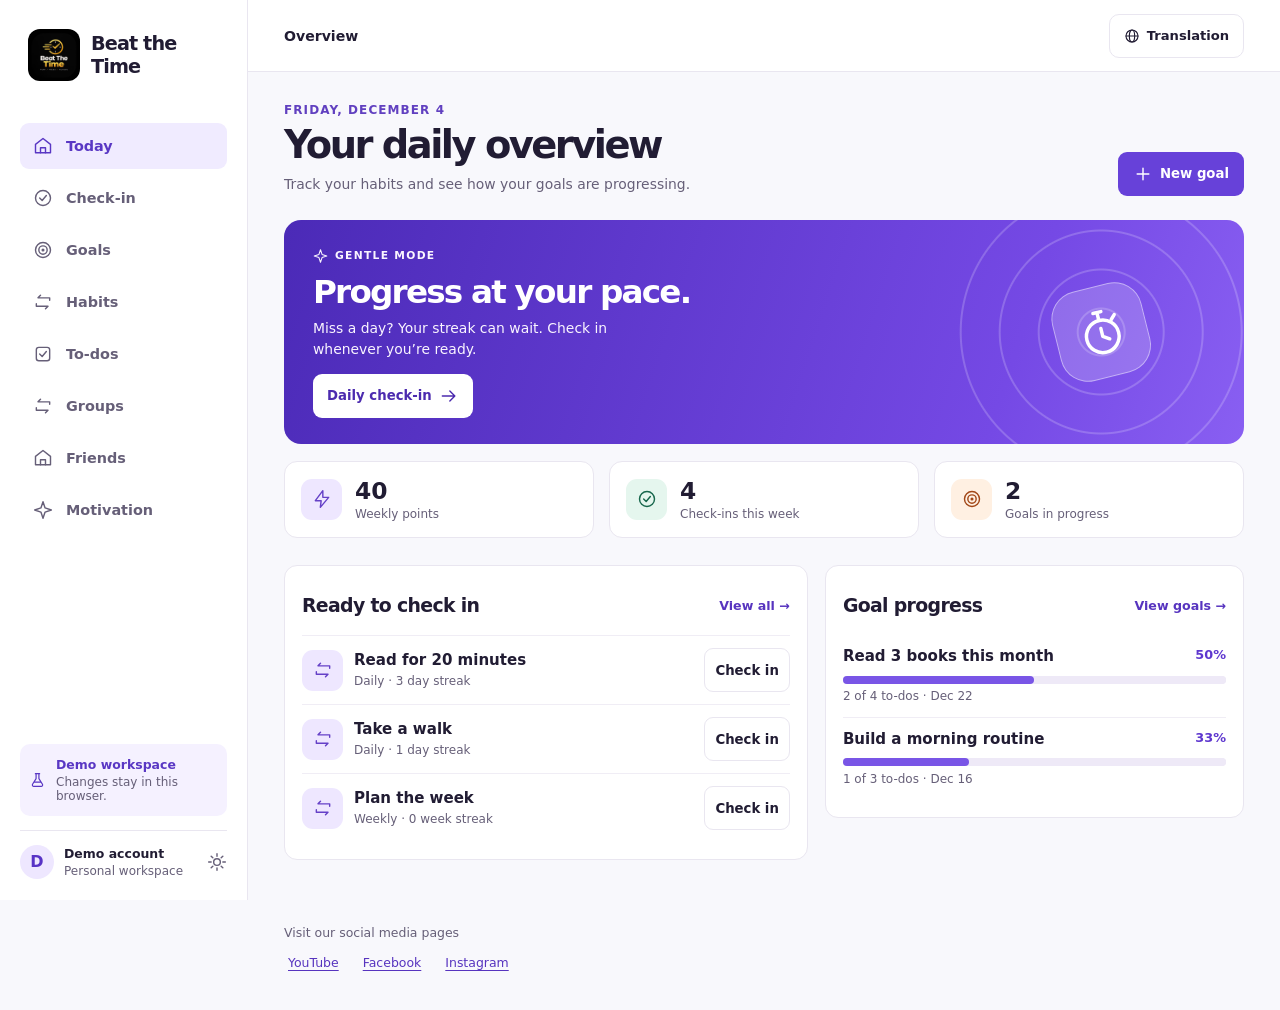
<file: index.html>
<!doctype html>
<html lang="en">
<head>
  <meta charset="utf-8">
  <meta name="viewport" content="width=device-width, initial-scale=1">
  <title>Beat the Time</title>
  <link rel="icon" href="./docs/favicon.png" type="image/png">
  <script>
    const demo = new URL('./docs/', window.location.href);
    demo.search = window.location.search;
    demo.hash = window.location.hash;
    window.location.replace(demo);
  </script>
  <noscript><meta http-equiv="refresh" content="0; url=./docs/"></noscript>
</head>
<body>
  <p><a href="./docs/">Open Beat the Time</a></p>
</body>
</html>
</file>
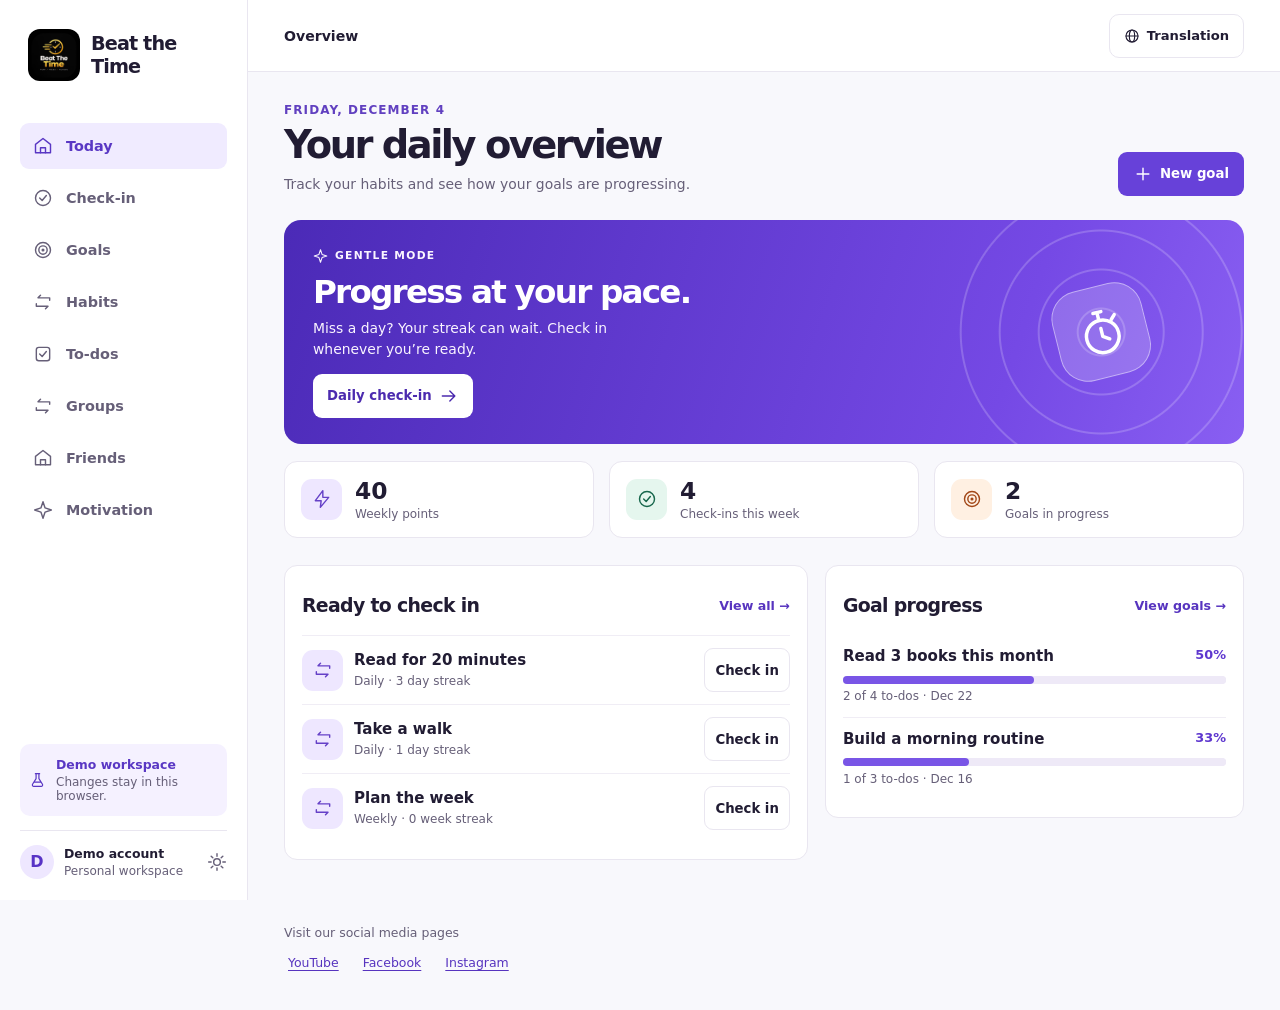
<file: docs/index.html>
<!doctype html>
<html lang="en">
<head>
<meta charset="utf-8">
<meta name="viewport" content="width=device-width,initial-scale=1">
<meta name="theme-color" content="#f7f7fb">
<title>Beat the Time | Young Influencers GY</title>
<meta name="description" content="A gentle goal and habit tracker for Young Influencers GY.">
<link rel="icon" href="./favicon.png" type="image/png" sizes="64x64">
<link rel="apple-touch-icon" href="./beat-the-time.jpg">
<link rel="stylesheet" href="./style.css">
<script src="./social.js" defer></script>
<script src="./app.js" defer></script>
</head>
<body>
<aside class="sidebar">
  <a class="brand" href="#today"><img class="logo" src="./beat-the-time.jpg" width="52" height="52" alt=""><span>Beat the Time</span></a>
  <nav aria-label="Main navigation" id="nav"></nav>
  <div class="side-bottom">
    <div class="demo"><span data-icon="flask"></span><div><strong>Demo workspace</strong><small>Changes stay in this browser.</small></div></div>
    <button id="settings" class="profile"><span class="avatar">D</span><span><strong>Demo account</strong><small>Personal workspace</small></span><span class="gear" data-icon="settings"></span></button>
  </div>
</aside>
<main>
  <header class="top"><div class="top-brand"><a class="mobile-brand" href="#today" aria-label="Beat the Time home"><img class="logo" src="./beat-the-time.jpg" width="44" height="44" alt=""></a><span id="top-label">Overview</span></div><div class="top-actions"><button id="mobile-settings" class="icon-button" aria-label="Demo settings" data-icon="settings"></button><button id="translate" class="translation" aria-label="Translation"><span data-icon="globe"></span><span id="language" aria-hidden="true">Translation</span></button></div></header>
  <div class="content" id="content"></div>
  <footer class="site-footer">
    <p id="social-links-label">Visit our social media pages</p>
    <div class="footer-social-links" role="group" aria-labelledby="social-links-label">
      <a href="https://www.youtube.com/@YoungInfluencersGY">YouTube</a>
      <a href="https://facebook.com/younginfluencersgy">Facebook</a>
      <a href="https://instagram.com/younginfluencersgy/?hl=en">Instagram</a>
    </div>
  </footer>
</main>
<dialog id="editor"><form id="form"><div class="dialog-head"><h2 id="form-title"></h2><button type="button" class="icon-button" id="close" aria-label="Close" data-icon="x"></button></div><div id="fields"></div><p class="error" id="error" role="alert"></p><div class="dialog-actions"><button type="button" class="secondary" id="cancel">Cancel</button><button class="primary" id="submit">Save</button></div></form></dialog>
<div id="toast" role="status" class="toast"></div>
</body>
</html>
</file>
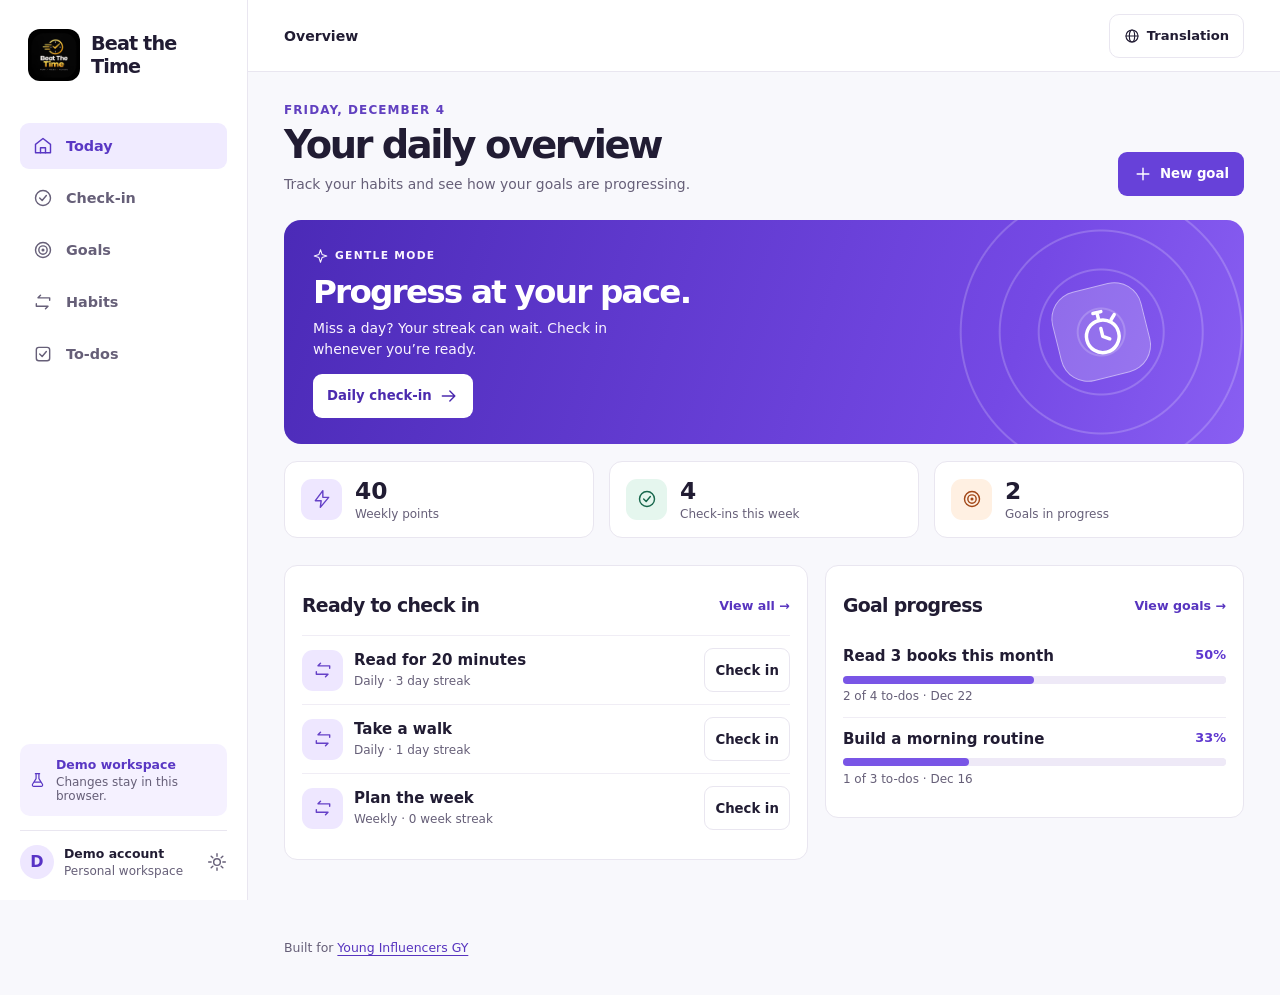
<file: docs/versions/4bd6f38/index.html>
<!doctype html>
<html lang="en">
<head>
<meta charset="utf-8">
<meta name="viewport" content="width=device-width,initial-scale=1">
<meta name="theme-color" content="#f7f7fb">
<title>Beat the Time | Young Influencers GY</title>
<meta name="description" content="A gentle goal and habit tracker for Young Influencers GY.">
<link rel="icon" href="./favicon.png" type="image/png" sizes="64x64">
<link rel="apple-touch-icon" href="./beat-the-time.jpg">
<link rel="stylesheet" href="./style.css">
<script src="./app.js" defer></script>
</head>
<body>
<aside class="sidebar">
  <a class="brand" href="#today"><img class="logo" src="./beat-the-time.jpg" width="52" height="52" alt=""><span>Beat the Time</span></a>
  <nav aria-label="Main navigation" id="nav"></nav>
  <div class="side-bottom">
    <div class="demo"><span data-icon="flask"></span><div><strong>Demo workspace</strong><small>Changes stay in this browser.</small></div></div>
    <button id="settings" class="profile"><span class="avatar">D</span><span><strong>Demo account</strong><small>Personal workspace</small></span><span class="gear" data-icon="settings"></span></button>
  </div>
</aside>
<main>
  <header class="top"><div class="top-brand"><a class="mobile-brand" href="#today" aria-label="Beat the Time home"><img class="logo" src="./beat-the-time.jpg" width="44" height="44" alt=""></a><span id="top-label">Overview</span></div><div class="top-actions"><button id="mobile-settings" class="icon-button" aria-label="Demo settings" data-icon="settings"></button><button id="translate" class="translation" aria-label="Translation"><span data-icon="globe"></span><span id="language" aria-hidden="true">Translation</span></button></div></header>
  <div class="content" id="content"></div>
  <footer class="site-footer">Built for <a href="https://www.youtube.com/@YoungInfluencersGY">Young Influencers GY</a></footer>
</main>
<dialog id="editor"><form id="form"><div class="dialog-head"><h2 id="form-title"></h2><button type="button" class="icon-button" id="close" aria-label="Close" data-icon="x"></button></div><div id="fields"></div><p class="error" id="error" role="alert"></p><div class="dialog-actions"><button type="button" class="secondary" id="cancel">Cancel</button><button class="primary" id="submit">Save</button></div></form></dialog>
<div id="toast" role="status" class="toast"></div>
</body>
</html>
</file>
<file: docs/style.css>
:root{font-family:Inter,system-ui,sans-serif;color:#211c33;background:#f8f8fc;--accent:#6741d9;--muted:#665f78;--border:#e9e6f0;--white:#fff}
*{box-sizing:border-box}body{margin:0;min-width:320px}button,input,textarea,select{font:inherit}button,a,input,textarea,select{-webkit-tap-highlight-color:transparent}button{cursor:pointer;color:inherit}button:focus-visible,a:focus-visible,input:focus-visible,textarea:focus-visible,select:focus-visible{outline:3px solid #8058ef;outline-offset:3px}a{color:inherit;text-decoration:none}h1,h2,h3,p{margin:0}svg{width:20px;height:20px;flex:none;vertical-align:middle}small{display:block;color:var(--muted);font-size:.75rem}
.sidebar{position:fixed;inset:0 auto 0 0;width:248px;background:white;border-right:1px solid var(--border);padding:29px 20px 18px;display:flex;flex-direction:column;z-index:2}.brand{display:flex;align-items:center;gap:11px;padding:0 8px;font-weight:800;letter-spacing:-.045em;font-size:1.2rem}.logo{display:block;width:52px;height:52px;border-radius:12px;object-fit:contain}.top-brand{display:flex;align-items:center;gap:8px;min-width:0}.mobile-brand{display:none}nav{display:grid;gap:6px;margin-top:42px}.nav-link{display:flex;align-items:center;gap:13px;min-height:46px;padding:0 13px;border-radius:9px;color:var(--muted);font-size:.9rem;font-weight:600}.nav-link:hover,.nav-link[aria-current=page]{background:#f0ebff;color:#5937c4}.side-bottom{margin-top:auto}.demo,.profile{display:flex;gap:10px;align-items:center;text-align:left}.demo{padding:13px 9px;background:#f5f1ff;border-radius:10px;color:#5937c4;margin-bottom:14px}.demo strong,.profile strong{font-size:.78rem;display:block;margin-bottom:3px}.demo svg{width:17px}.profile{min-height:52px;width:100%;background:white;border:0;border-top:1px solid var(--border);padding:10px 0 0}.avatar{display:grid;place-items:center;width:34px;height:34px;border-radius:50%;background:#eee7ff;color:#5833c6;font-weight:750}.gear{margin-left:auto;color:var(--muted)}
main{margin-left:248px}.top{height:72px;background:white;border-bottom:1px solid var(--border);padding:0 36px;display:flex;align-items:center;justify-content:space-between;font-size:.88rem;font-weight:700}.translation{width:135px;min-height:44px;background:white;border:1px solid var(--border);border-radius:10px;display:flex;gap:7px;align-items:center;justify-content:center;font-size:.82rem}.translation svg{width:16px}.content{max-width:1210px;margin:auto;padding:31px 36px 65px}.page-head{display:flex;justify-content:space-between;align-items:end;gap:16px;margin-bottom:24px}.eyebrow{font-size:.75rem;font-weight:750;letter-spacing:.09em;text-transform:uppercase;color:#6140c0;margin-bottom:7px}h1{font-size:clamp(1.85rem,3vw,2.6rem);letter-spacing:-.065em;line-height:1.1}h2{font-size:1.18rem;letter-spacing:-.035em}h3{font-size:.94rem}.sub{color:var(--muted);margin-top:8px;font-size:.87rem;line-height:1.55}.primary,.secondary,.hero-button,.icon-button{border-radius:9px;font-weight:700;min-height:44px;padding:0 14px;display:inline-flex;align-items:center;justify-content:center;gap:7px;font-size:.83rem;white-space:nowrap}.primary{background:var(--accent);color:white;border:1px solid transparent}.secondary,.icon-button{background:white;border:1px solid var(--border)}.primary:hover{background:#5731c6}.secondary:hover,.icon-button:hover,.translation:hover{background:#f2edff}.icon-button{padding:0;width:44px}.hero{position:relative;overflow:hidden;isolation:isolate;min-height:198px;background:linear-gradient(108deg,#4b2ab7,#7549e5 75%,#895ff2);border-radius:17px;color:white;padding:26px 29px;display:grid;align-content:center;justify-items:start}.hero h2{font-size:clamp(1.4rem,2.7vw,2.04rem);letter-spacing:-.055em;margin:7px 0}.hero p{color:#faf5ff;font-size:.87rem;max-width:39ch;line-height:1.5}.hero .kicker{font-size:.67rem;letter-spacing:.12em;font-weight:800;display:flex;gap:7px;align-items:center}.kicker svg{width:15px}.hero-button{margin-top:14px;background:white;color:#4c2baf;border:0}.orbit{position:absolute;right:0;top:50%;width:340px;height:340px;transform:translate(8%,-50%);z-index:-1;background:repeating-radial-gradient(circle,transparent 0 22px,#ffffff31 23px 24px,transparent 25px 39px);border-radius:50%;display:grid;place-items:center}.orbit span{display:grid;place-items:center;width:92px;height:92px;border:1px solid #ffffff70;border-radius:28px;background:#ffffff30;transform:rotate(-14deg)}.orbit svg{width:49px;height:49px}
.stats{display:grid;grid-template-columns:repeat(3,minmax(0,1fr));gap:15px;margin:17px 0 27px}.stat,.panel{background:white;border:1px solid var(--border);border-radius:13px}.stat{display:flex;align-items:center;gap:13px;padding:16px}.badge{width:41px;height:41px;display:grid;place-items:center;border-radius:11px;flex:none;background:#eee7ff;color:#6541c7}.badge.green{background:#e5f6ee;color:#17674c}.badge.peach{background:#fff0e2;color:#a24717}.stat strong{display:block;font-size:1.46rem;line-height:1.15;font-weight:780}.stat small{margin-top:3px}.grid{display:grid;grid-template-columns:1.25fr 1fr;gap:17px;align-items:start}.panel{padding:17px;min-width:0}.panel + .panel.section{margin-top:16px}.panel-head{display:flex;justify-content:space-between;align-items:center;gap:8px;margin-bottom:8px}.panel-head a{color:#5734bf;min-height:44px;display:inline-flex;align-items:center;font-size:.79rem;font-weight:750}.row{display:flex;align-items:center;gap:11px;padding:12px 0;border-top:1px solid #f0edf5;min-height:68px}.row:first-child{border-top:0}.row-body{min-width:0;flex:1;overflow-wrap:anywhere}.row small,.goal small{margin-top:4px;line-height:1.4}.row .secondary{padding:0 10px}.done{color:#17674c;font-weight:700;font-size:.78rem}.goal{padding:12px 0;border-bottom:1px solid #f0edf5}.goal:last-child{border:0}.goal h3 a:hover{text-decoration:underline}.goal-label{display:flex;justify-content:space-between;gap:12px;align-items:start}.goal-label span{color:#5e37cf;font-weight:750;font-size:.8rem}progress{width:100%;height:8px;appearance:none;border:0;background:#eee9f7;border-radius:10px;margin-top:10px}progress::-webkit-progress-bar{background:#eee9f7;border-radius:10px}progress::-webkit-progress-value{background:#7955e6;border-radius:10px}progress::-moz-progress-bar{background:#7955e6;border-radius:10px}.empty{padding:17px 0;color:var(--muted);font-size:.88rem}.task-label{display:flex;gap:10px;min-height:44px;align-items:center;font-weight:600;font-size:.9rem;cursor:pointer}.task-label input{width:20px;height:20px;accent-color:var(--accent)}.task-label input:checked + span{text-decoration:line-through;color:var(--muted)}.status-label{font-size:.76rem;color:var(--muted);white-space:nowrap}.details{margin-bottom:18px}.details p{white-space:pre-wrap;overflow-wrap:anywhere}.details .secondary{margin-top:12px}.note{white-space:pre-wrap}.mobile-demo{display:none}
dialog{width:min(92vw,460px);max-height:90dvh;border:1px solid var(--border);border-radius:17px;padding:20px;color:inherit}dialog::backdrop{background:#21163570}.dialog-head,.dialog-actions{display:flex;justify-content:space-between;align-items:center;gap:9px}.dialog-actions{justify-content:flex-end;margin-top:17px}form label{display:grid;gap:6px;margin-top:13px;font-size:.85rem;font-weight:650}input:not([type=checkbox]),select,textarea{min-height:44px;width:100%;padding:9px;border:1px solid #d7d1e5;border-radius:8px;background:white;color:inherit}textarea{resize:vertical}.error{margin-top:8px;color:#9f2141;font-size:.85rem}.toast{position:fixed;bottom:22px;right:22px;max-width:calc(100vw - 44px);background:#302348;color:white;padding:13px 16px;border-radius:10px;z-index:4;font-size:.88rem}.toast:empty{display:none}.danger{color:#a12643}.translation-label{transition:opacity .16s}
@media(max-width:1000px){.sidebar{width:200px;padding-inline:13px}main{margin-left:200px}.content,.top{padding-inline:23px}.grid{grid-template-columns:1fr 1fr}.stat{padding:12px;gap:8px}.orbit{right:-50px}}
@media(max-width:760px){.sidebar{inset:auto 0 0;width:auto;height:64px;padding:0;border:0;border-top:1px solid var(--border)}.brand,.side-bottom{display:none}nav{margin:0;display:flex;justify-content:space-around;gap:0}.nav-link{height:60px;flex:1;flex-direction:column;justify-content:center;gap:3px;padding:3px;font-size:.69rem}main{margin:0}.content{padding:20px 15px 85px}.top{height:60px;padding-inline:15px}.mobile-demo{display:block;margin-top:6px}.grid{grid-template-columns:1fr}.toast{bottom:76px}.hero{padding:20px}.orbit{opacity:.32;right:-100px}.stats{gap:7px;margin-bottom:17px}.stat{display:block;padding:10px}.stat .badge{width:32px;height:32px;margin-bottom:5px}.stat small{font-size:.69rem}.page-head{align-items:flex-start}.panel{padding:13px}}
@media(prefers-reduced-motion:reduce){*,*::before,*::after{scroll-behavior:auto!important;transition:none!important;animation:none!important}}
.top-actions{display:flex;gap:8px;align-items:center}#mobile-settings{display:none}.section{height:16px}.goal-label h3{overflow-wrap:anywhere}
@media(max-width:760px){#mobile-settings{display:inline-flex}}

.site-footer{max-width:1210px;margin:auto;padding:0 36px 26px;color:var(--muted);font-size:.78rem}.site-footer a{display:inline-flex;align-items:center;min-height:44px;color:#5734bf;text-decoration:underline;text-underline-offset:3px}
@media(max-width:760px){.content{padding-bottom:18px}.site-footer{padding:0 15px 76px}}

@media(max-width:760px){.mobile-brand{display:block;flex:none}.mobile-brand .logo{width:44px;height:44px}}

[hidden] { display: none !important; }
.social-demo, .friend-notice { padding: 10px 13px; margin-bottom: 17px; border: 1px solid var(--border); border-radius: 2px; background: #f3eeff; color: #4f367f; font-size: .83rem; }
.social-demo, .social-actions { display: flex; flex-wrap: wrap; align-items: center; gap: 7px; }
.social-demo { justify-content: space-between; }
.social-row { flex-wrap: wrap; }
.social-row .row-body { min-width: min(100%, 170px); }
.social-actions { justify-content: end; }
.group-actions { justify-content: start; margin-bottom: 17px; }
.friend-search { display: grid; gap: 6px; margin: 10px 0; font-size: .85rem; }
.friend-search input { max-width: 360px; }
.social-row blockquote { margin: 0; line-height: 1.5; }
.social-demo ~ .panel + .panel { margin-top: 15px; }
#fields select[multiple] { min-height: 100px; }
.sidebar nav { overflow-y: auto; flex-shrink: 1; }
@media (max-width:760px) {
  .sidebar { height: auto; }
  .sidebar nav { display: grid; grid-template-columns: repeat(4,minmax(0,1fr)); }
  .sidebar .nav-link { min-height: 44px; height: 45px; }
  .site-footer { padding-bottom: 110px; }
  .toast { bottom: 102px; }
  .page-head { flex-wrap: wrap; }
}

.footer-social-links { display: flex; flex-wrap: wrap; gap: 0 16px; }
.footer-social-links a { padding-inline: 4px; }
</file>
<file: docs/versions/4bd6f38/style.css>
:root{font-family:Inter,system-ui,sans-serif;color:#211c33;background:#f8f8fc;--accent:#6741d9;--muted:#665f78;--border:#e9e6f0;--white:#fff}
*{box-sizing:border-box}body{margin:0;min-width:320px}button,input,textarea,select{font:inherit}button,a,input,textarea,select{-webkit-tap-highlight-color:transparent}button{cursor:pointer;color:inherit}button:focus-visible,a:focus-visible,input:focus-visible,textarea:focus-visible,select:focus-visible{outline:3px solid #8058ef;outline-offset:3px}a{color:inherit;text-decoration:none}h1,h2,h3,p{margin:0}svg{width:20px;height:20px;flex:none;vertical-align:middle}small{display:block;color:var(--muted);font-size:.75rem}
.sidebar{position:fixed;inset:0 auto 0 0;width:248px;background:white;border-right:1px solid var(--border);padding:29px 20px 18px;display:flex;flex-direction:column;z-index:2}.brand{display:flex;align-items:center;gap:11px;padding:0 8px;font-weight:800;letter-spacing:-.045em;font-size:1.2rem}.logo{display:block;width:52px;height:52px;border-radius:12px;object-fit:contain}.top-brand{display:flex;align-items:center;gap:8px;min-width:0}.mobile-brand{display:none}nav{display:grid;gap:6px;margin-top:42px}.nav-link{display:flex;align-items:center;gap:13px;min-height:46px;padding:0 13px;border-radius:9px;color:var(--muted);font-size:.9rem;font-weight:600}.nav-link:hover,.nav-link[aria-current=page]{background:#f0ebff;color:#5937c4}.side-bottom{margin-top:auto}.demo,.profile{display:flex;gap:10px;align-items:center;text-align:left}.demo{padding:13px 9px;background:#f5f1ff;border-radius:10px;color:#5937c4;margin-bottom:14px}.demo strong,.profile strong{font-size:.78rem;display:block;margin-bottom:3px}.demo svg{width:17px}.profile{min-height:52px;width:100%;background:white;border:0;border-top:1px solid var(--border);padding:10px 0 0}.avatar{display:grid;place-items:center;width:34px;height:34px;border-radius:50%;background:#eee7ff;color:#5833c6;font-weight:750}.gear{margin-left:auto;color:var(--muted)}
main{margin-left:248px}.top{height:72px;background:white;border-bottom:1px solid var(--border);padding:0 36px;display:flex;align-items:center;justify-content:space-between;font-size:.88rem;font-weight:700}.translation{width:135px;min-height:44px;background:white;border:1px solid var(--border);border-radius:10px;display:flex;gap:7px;align-items:center;justify-content:center;font-size:.82rem}.translation svg{width:16px}.content{max-width:1210px;margin:auto;padding:31px 36px 65px}.page-head{display:flex;justify-content:space-between;align-items:end;gap:16px;margin-bottom:24px}.eyebrow{font-size:.75rem;font-weight:750;letter-spacing:.09em;text-transform:uppercase;color:#6140c0;margin-bottom:7px}h1{font-size:clamp(1.85rem,3vw,2.6rem);letter-spacing:-.065em;line-height:1.1}h2{font-size:1.18rem;letter-spacing:-.035em}h3{font-size:.94rem}.sub{color:var(--muted);margin-top:8px;font-size:.87rem;line-height:1.55}.primary,.secondary,.hero-button,.icon-button{border-radius:9px;font-weight:700;min-height:44px;padding:0 14px;display:inline-flex;align-items:center;justify-content:center;gap:7px;font-size:.83rem;white-space:nowrap}.primary{background:var(--accent);color:white;border:1px solid transparent}.secondary,.icon-button{background:white;border:1px solid var(--border)}.primary:hover{background:#5731c6}.secondary:hover,.icon-button:hover,.translation:hover{background:#f2edff}.icon-button{padding:0;width:44px}.hero{position:relative;overflow:hidden;isolation:isolate;min-height:198px;background:linear-gradient(108deg,#4b2ab7,#7549e5 75%,#895ff2);border-radius:17px;color:white;padding:26px 29px;display:grid;align-content:center;justify-items:start}.hero h2{font-size:clamp(1.4rem,2.7vw,2.04rem);letter-spacing:-.055em;margin:7px 0}.hero p{color:#faf5ff;font-size:.87rem;max-width:39ch;line-height:1.5}.hero .kicker{font-size:.67rem;letter-spacing:.12em;font-weight:800;display:flex;gap:7px;align-items:center}.kicker svg{width:15px}.hero-button{margin-top:14px;background:white;color:#4c2baf;border:0}.orbit{position:absolute;right:0;top:50%;width:340px;height:340px;transform:translate(8%,-50%);z-index:-1;background:repeating-radial-gradient(circle,transparent 0 22px,#ffffff31 23px 24px,transparent 25px 39px);border-radius:50%;display:grid;place-items:center}.orbit span{display:grid;place-items:center;width:92px;height:92px;border:1px solid #ffffff70;border-radius:28px;background:#ffffff30;transform:rotate(-14deg)}.orbit svg{width:49px;height:49px}
.stats{display:grid;grid-template-columns:repeat(3,minmax(0,1fr));gap:15px;margin:17px 0 27px}.stat,.panel{background:white;border:1px solid var(--border);border-radius:13px}.stat{display:flex;align-items:center;gap:13px;padding:16px}.badge{width:41px;height:41px;display:grid;place-items:center;border-radius:11px;flex:none;background:#eee7ff;color:#6541c7}.badge.green{background:#e5f6ee;color:#17674c}.badge.peach{background:#fff0e2;color:#a24717}.stat strong{display:block;font-size:1.46rem;line-height:1.15;font-weight:780}.stat small{margin-top:3px}.grid{display:grid;grid-template-columns:1.25fr 1fr;gap:17px;align-items:start}.panel{padding:17px;min-width:0}.panel + .panel.section{margin-top:16px}.panel-head{display:flex;justify-content:space-between;align-items:center;gap:8px;margin-bottom:8px}.panel-head a{color:#5734bf;min-height:44px;display:inline-flex;align-items:center;font-size:.79rem;font-weight:750}.row{display:flex;align-items:center;gap:11px;padding:12px 0;border-top:1px solid #f0edf5;min-height:68px}.row:first-child{border-top:0}.row-body{min-width:0;flex:1;overflow-wrap:anywhere}.row small,.goal small{margin-top:4px;line-height:1.4}.row .secondary{padding:0 10px}.done{color:#17674c;font-weight:700;font-size:.78rem}.goal{padding:12px 0;border-bottom:1px solid #f0edf5}.goal:last-child{border:0}.goal h3 a:hover{text-decoration:underline}.goal-label{display:flex;justify-content:space-between;gap:12px;align-items:start}.goal-label span{color:#5e37cf;font-weight:750;font-size:.8rem}progress{width:100%;height:8px;appearance:none;border:0;background:#eee9f7;border-radius:10px;margin-top:10px}progress::-webkit-progress-bar{background:#eee9f7;border-radius:10px}progress::-webkit-progress-value{background:#7955e6;border-radius:10px}progress::-moz-progress-bar{background:#7955e6;border-radius:10px}.empty{padding:17px 0;color:var(--muted);font-size:.88rem}.task-label{display:flex;gap:10px;min-height:44px;align-items:center;font-weight:600;font-size:.9rem;cursor:pointer}.task-label input{width:20px;height:20px;accent-color:var(--accent)}.task-label input:checked + span{text-decoration:line-through;color:var(--muted)}.status-label{font-size:.76rem;color:var(--muted);white-space:nowrap}.details{margin-bottom:18px}.details p{white-space:pre-wrap;overflow-wrap:anywhere}.details .secondary{margin-top:12px}.note{white-space:pre-wrap}.mobile-demo{display:none}
dialog{width:min(92vw,460px);max-height:90dvh;border:1px solid var(--border);border-radius:17px;padding:20px;color:inherit}dialog::backdrop{background:#21163570}.dialog-head,.dialog-actions{display:flex;justify-content:space-between;align-items:center;gap:9px}.dialog-actions{justify-content:flex-end;margin-top:17px}form label{display:grid;gap:6px;margin-top:13px;font-size:.85rem;font-weight:650}input:not([type=checkbox]),select,textarea{min-height:44px;width:100%;padding:9px;border:1px solid #d7d1e5;border-radius:8px;background:white;color:inherit}textarea{resize:vertical}.error{margin-top:8px;color:#9f2141;font-size:.85rem}.toast{position:fixed;bottom:22px;right:22px;max-width:calc(100vw - 44px);background:#302348;color:white;padding:13px 16px;border-radius:10px;z-index:4;font-size:.88rem}.toast:empty{display:none}.danger{color:#a12643}.translation-label{transition:opacity .16s}
@media(max-width:1000px){.sidebar{width:200px;padding-inline:13px}main{margin-left:200px}.content,.top{padding-inline:23px}.grid{grid-template-columns:1fr 1fr}.stat{padding:12px;gap:8px}.orbit{right:-50px}}
@media(max-width:760px){.sidebar{inset:auto 0 0;width:auto;height:64px;padding:0;border:0;border-top:1px solid var(--border)}.brand,.side-bottom{display:none}nav{margin:0;display:flex;justify-content:space-around;gap:0}.nav-link{height:60px;flex:1;flex-direction:column;justify-content:center;gap:3px;padding:3px;font-size:.69rem}main{margin:0}.content{padding:20px 15px 85px}.top{height:60px;padding-inline:15px}.mobile-demo{display:block;margin-top:6px}.grid{grid-template-columns:1fr}.toast{bottom:76px}.hero{padding:20px}.orbit{opacity:.32;right:-100px}.stats{gap:7px;margin-bottom:17px}.stat{display:block;padding:10px}.stat .badge{width:32px;height:32px;margin-bottom:5px}.stat small{font-size:.69rem}.page-head{align-items:flex-start}.panel{padding:13px}}
@media(prefers-reduced-motion:reduce){*,*::before,*::after{scroll-behavior:auto!important;transition:none!important;animation:none!important}}
.top-actions{display:flex;gap:8px;align-items:center}#mobile-settings{display:none}.section{height:16px}.goal-label h3{overflow-wrap:anywhere}
@media(max-width:760px){#mobile-settings{display:inline-flex}}

.site-footer{max-width:1210px;margin:auto;padding:0 36px 26px;color:var(--muted);font-size:.78rem}.site-footer a{display:inline-flex;align-items:center;min-height:44px;color:#5734bf;text-decoration:underline;text-underline-offset:3px}
@media(max-width:760px){.content{padding-bottom:18px}.site-footer{padding:0 15px 76px}}

@media(max-width:760px){.mobile-brand{display:block;flex:none}.mobile-brand .logo{width:44px;height:44px}}
</file>
